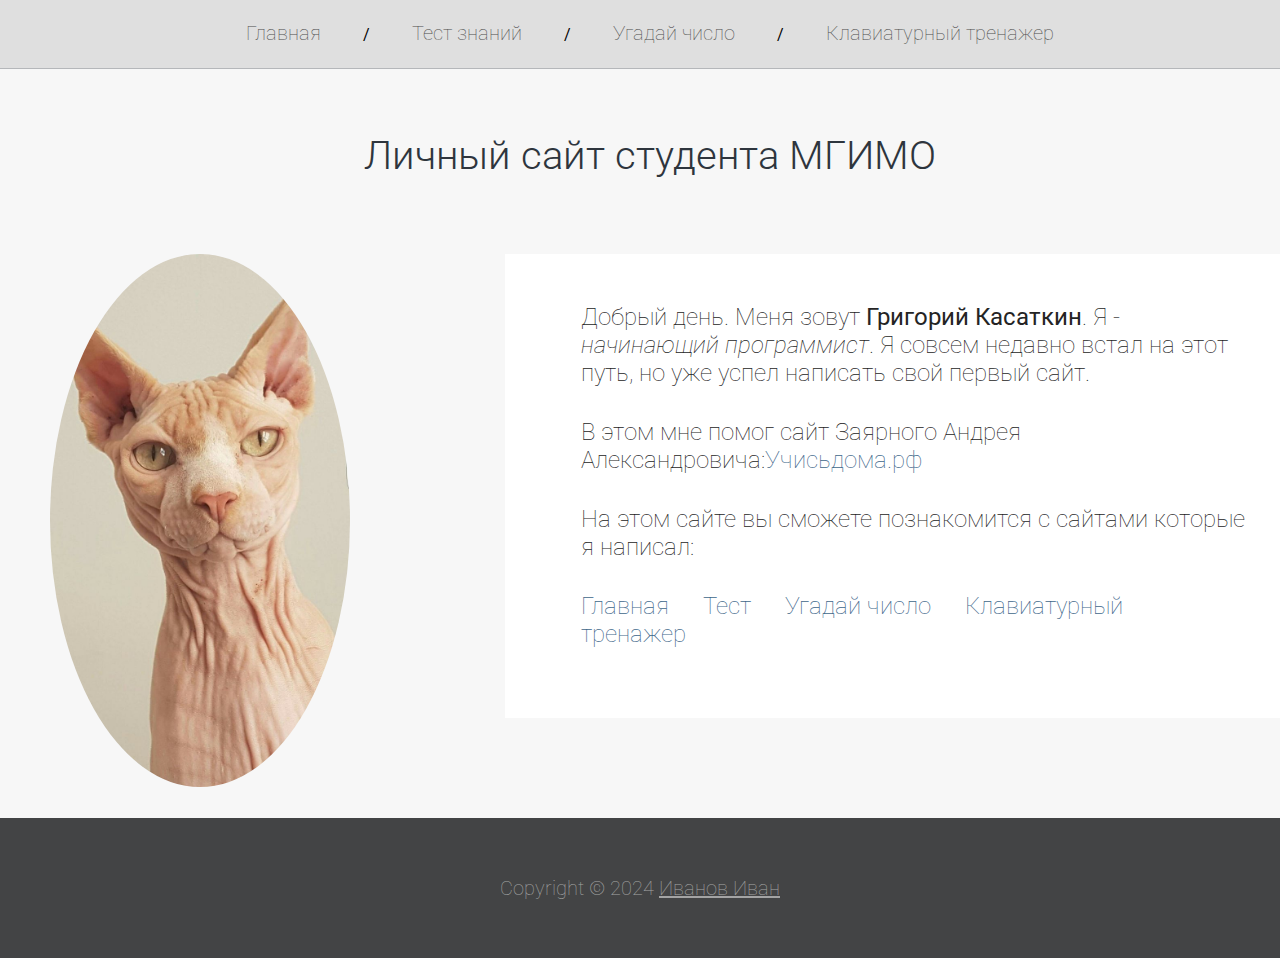
<file: index.html>
<!DOCTYPE html>
<html>
<head>
    <meta charset="utf-8">
    <title>Личный сайт студента МГИМО</title>
    <link rel="stylesheet" href="style.css">
</head>
<body>
    <div id="content">
        <div id="header">
            <a href="index.html">Главная</a>
            <span>/</span>

            <a href="Тест Совершененный Вид/index22.html">Тест знаний</a>
            <span>/</span>

            <a href="Тест угадай число/Index21.html">Угадай число</a>
            <span>/</span>

            <a href="Игра на js/index.html">Клавиатурный тренажер</a>
        </div>

        <h1>Личный сайт студента МГИМО</h1>
        <div id="center">
            <img  src="Моё протеже.jpg" alt="фотография">

            <div id="box_text">
                <p>
                    Добрый день. Меня зовут <b>Григорий Касаткин</b>.
                    Я - <i>начинающий программист</i>. Я совсем недавно встал на этот путь,
                    но уже успел написать свой первый сайт.
                </p>

                <p>
                    В этом мне помог сайт Заярного Андрея Александровича:<a href="https://учисьдома.рф">Учисьдома.рф</a>
                </p>

                <p>
                    На этом сайте вы сможете познакомится с сайтами которые я написал:
                </p>
                <a href="#">Главная</a>
                <a href="#">Тест</a>
                <a href="#">Угадай число</a>
                <a href="#">Клавиатурный тренажер</a>
                <br><br>

            </div>
        </div>
    </div>
    <div id="footer">
        Copyright © 2024 <a href="">Иванов Иван</a>
    </div>
</body>
</html>
</file>
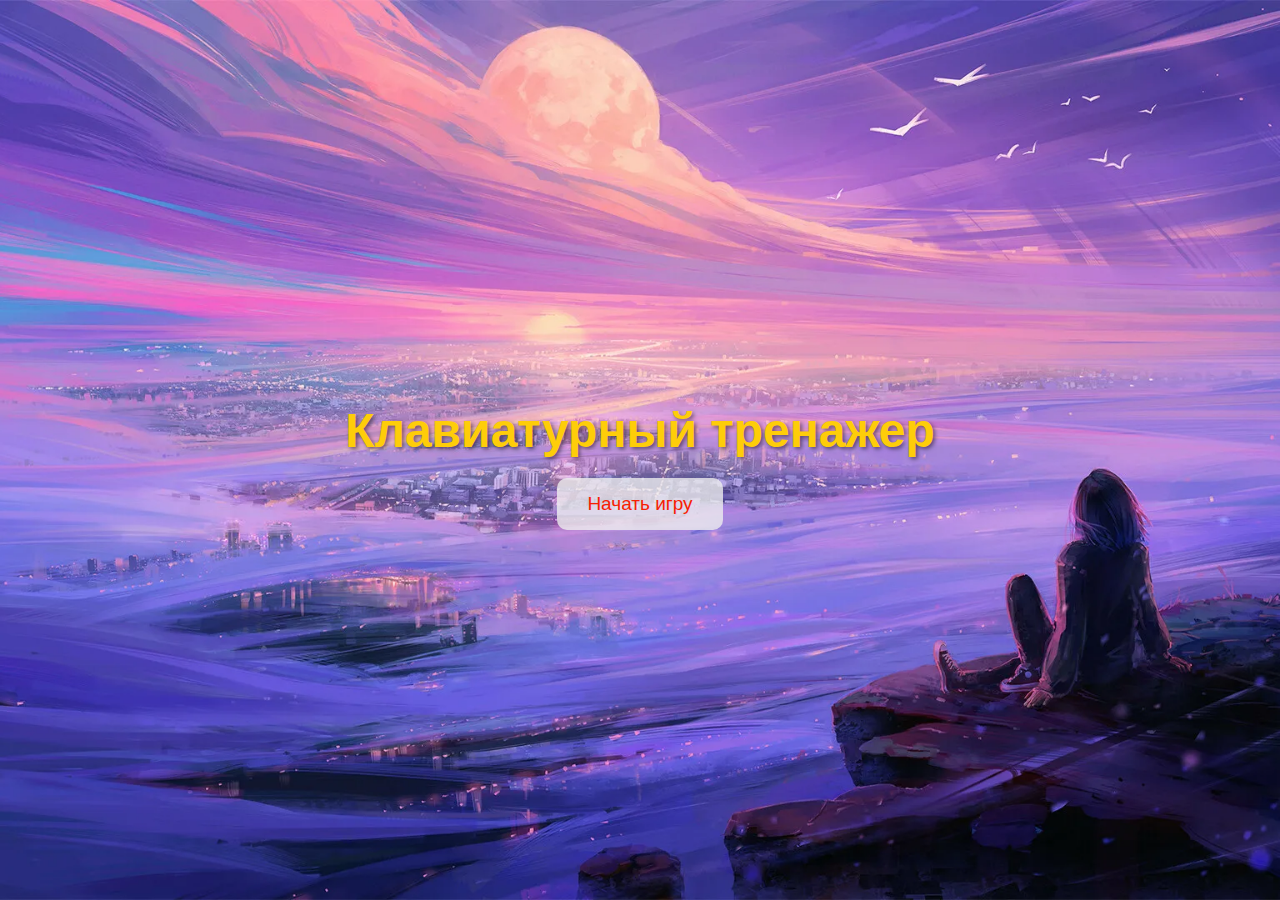
<file: Игра на js/index.html>
<!DOCTYPE html>
<html lang="ru">
<head>
    <meta charset="UTF-8">
    <meta name="viewport" content="width=device-width, initial-scale=1.0">
    <title>Клавиатурный тренажер. Иванов Иван</title>
    <link rel="stylesheet" href="styles.css">
</head>
<body>
    <h1>Клавиатурный тренажер</h1>
    <button id="startBtn">Начать игру</button>
    <div class="game-container" style="display: none;">
        <div class="falling-key" id="fallingKey"></div>
        <div class="score">Очки: <span id="score">0</span></div>
        <div class="timer">Осталось времени: <span id="timer">5</span> сек</div>
        <div class="remaining-keys">Оставшиеся клавиши: <span id="remainingKeys"></span></div>
        <div class="progress-bar"><div class="progress"></div></div>
    </div>
    <button id="restartBtn" style="display: none;">Начать заново</button>

    <!-- Меню окна -->
    <div id="resultModal" class="modal" style="display:none;">
        <div class="modal-content">
            <p id="resultMessage"></p>
            <button id="closeModal">Закрыть</button>
        </div>
    </div>

    <script src="script.js"></script>
</body>
</html>
</file>
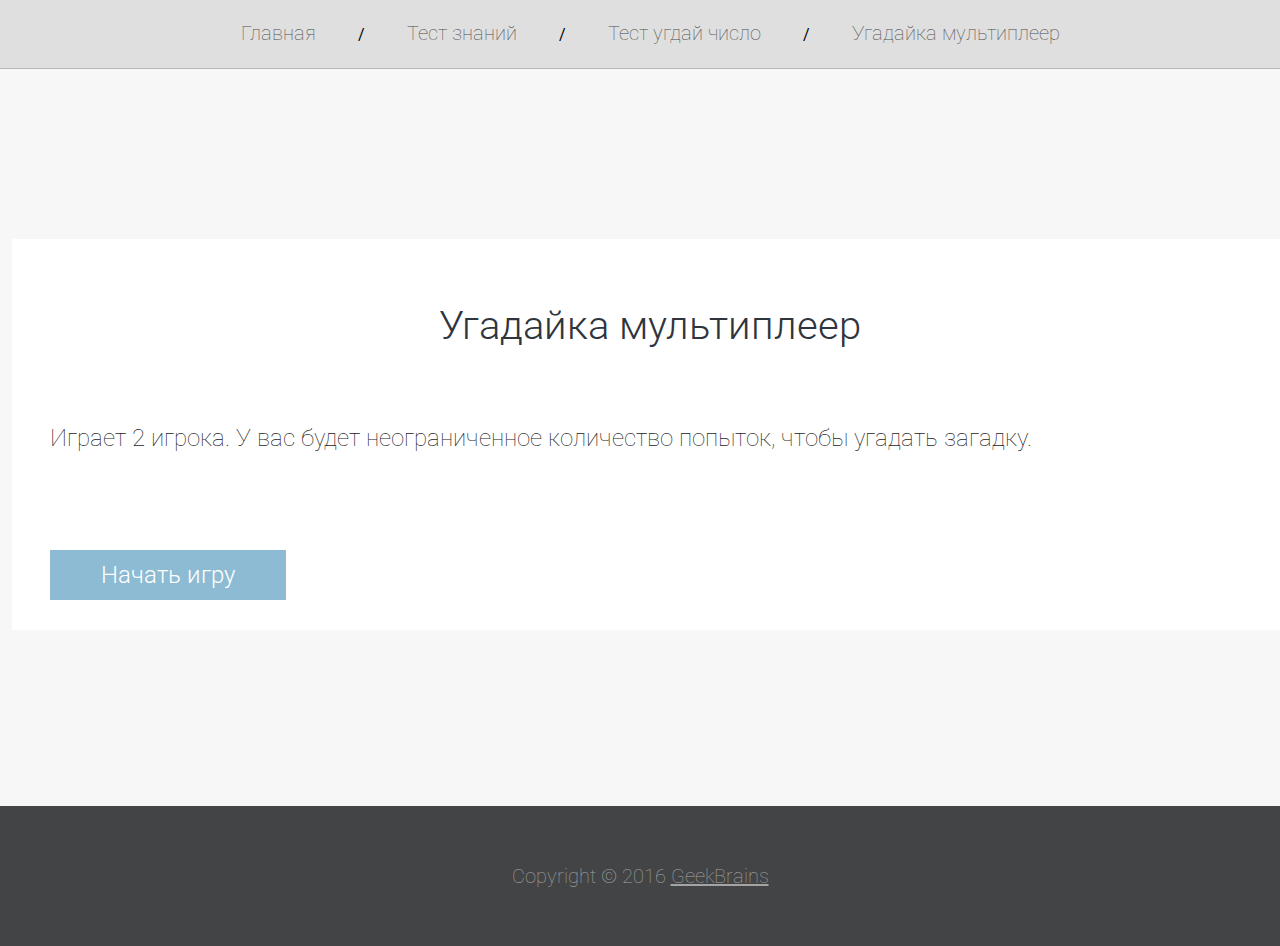
<file: guess-2.html>
<!DOCTYPE html>
<html>
<head>
    <meta charset="utf-8">
    <title>Личный сайт студента GeekBrains</title>
    <link rel="stylesheet" href="style.css">
    <script type="text/javascript" src="script.js"></script>
</head>
<body>
<div id="content">
    <div id="header">
        <a href="index.html">Главная</a>
        <span>/</span>

        <a href="Тест совершенный вид/index22.html">Тест знаний</a>
        <span>/</span>

        <a href="Тест угадай число/Index21.html">Тест угдай число</a>
        <span>/</span>

        <a href="Игра на js/index.html">Угадайка мультиплеер</a>
    </div>
    <div id="center">
        <h1>Угадайка мультиплеер</h1>
        <div id="box">
            <p>Играет 2 игрока. У вас  будет неограниченное количество попыток, чтобы угадать загадку.</p>
            <br><br>
            <a href="#" onclick="playGuess2();">Начать игру</a>
            <div class="clear"></div>
        </div>
    </div>
</div>
<div id="footer">
    Copyright © 2016 <a href="https://geekbrains.ru/">GeekBrains</a>
</div>
</body>
</html>
</file>
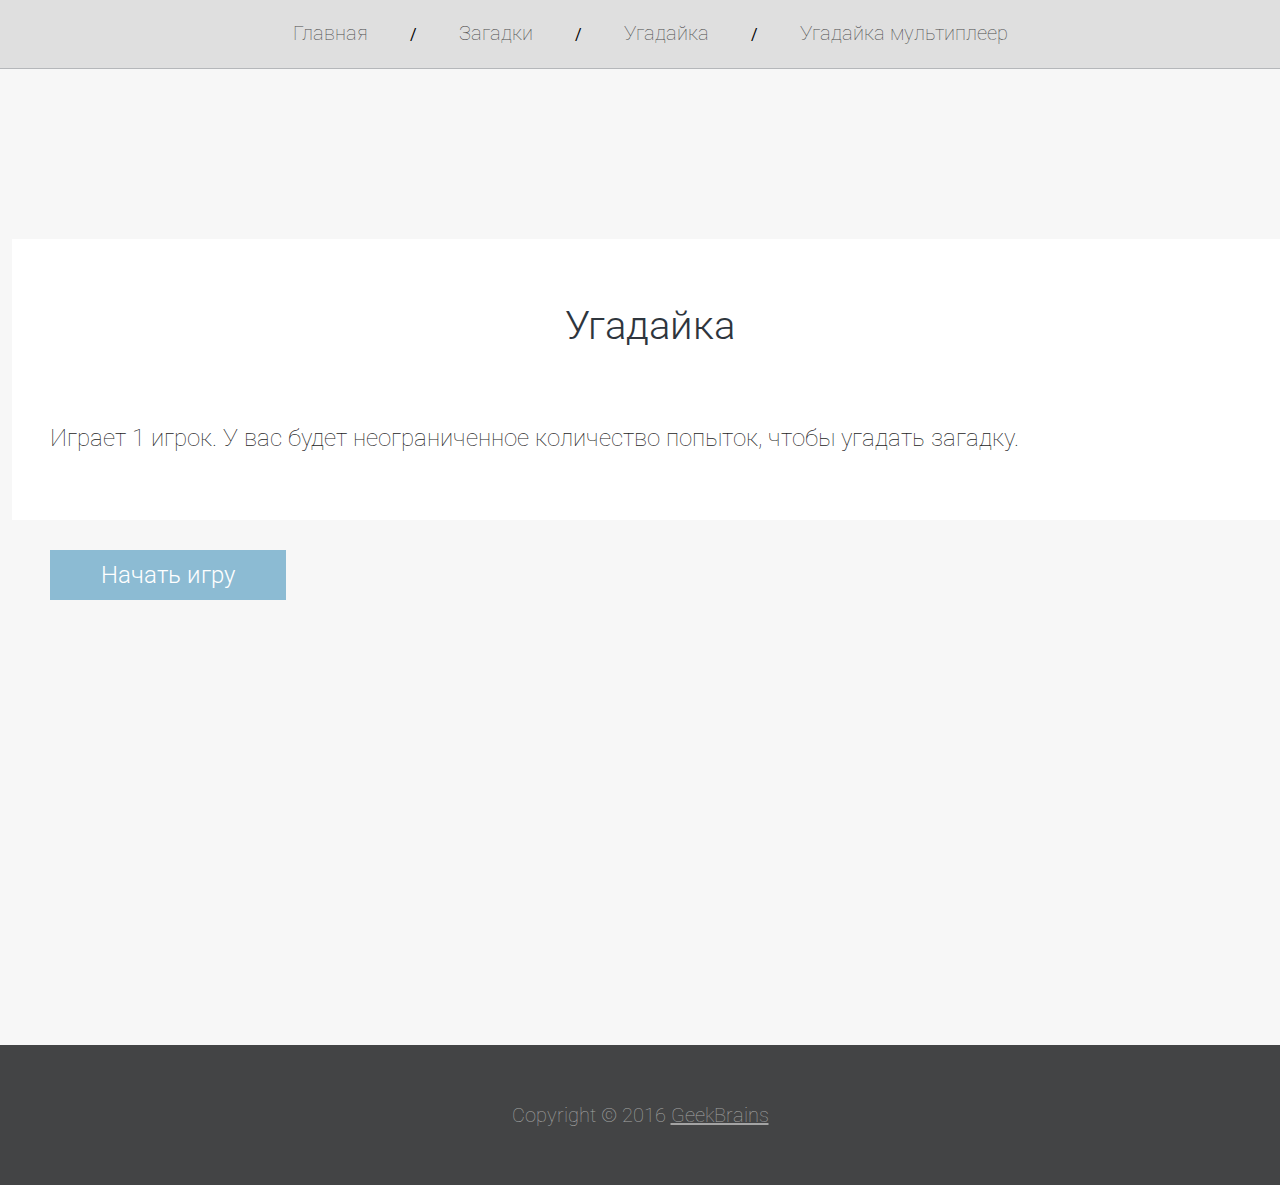
<file: guess.html>
<!DOCTYPE html>
<html>
<head>
    <meta charset="utf-8">
    <title>Личный сайт студента GeekBrains</title>
    <link rel="stylesheet" href="style.css">
    <script type="text/javascript" src="script.js"></script>
</head>
<body>
<div id="headerWrap">
    <div id="header">
        <a href="index.html">Главная</a>
        <span>/</span>

        <a href="puzzle.php">Загадки</a>
        <span>/</span>

        <a href="guess.html">Угадайка</a>
        <span>/</span>

        <a href="guess-2.html">Угадайка мультиплеер</a>
    </div>
</div>

<div id="contentWrap">
    <div id="content">
        <div id="center">
            <h1>Угадайка</h1>
            <div id="box">
                <p>Играет 1 игрок. У вас  будет неограниченное количество попыток, чтобы угадать загадку.</p>
                <br><br>
                <a href="#" onclick="playGuess();">Начать игру</a>

            </div>
        </div>
    </div>
</div>

<div id="footer">
    Copyright © 2016 <a href="https://geekbrains.ru/">GeekBrains</a>
</div>
</body>
</html>
</file>
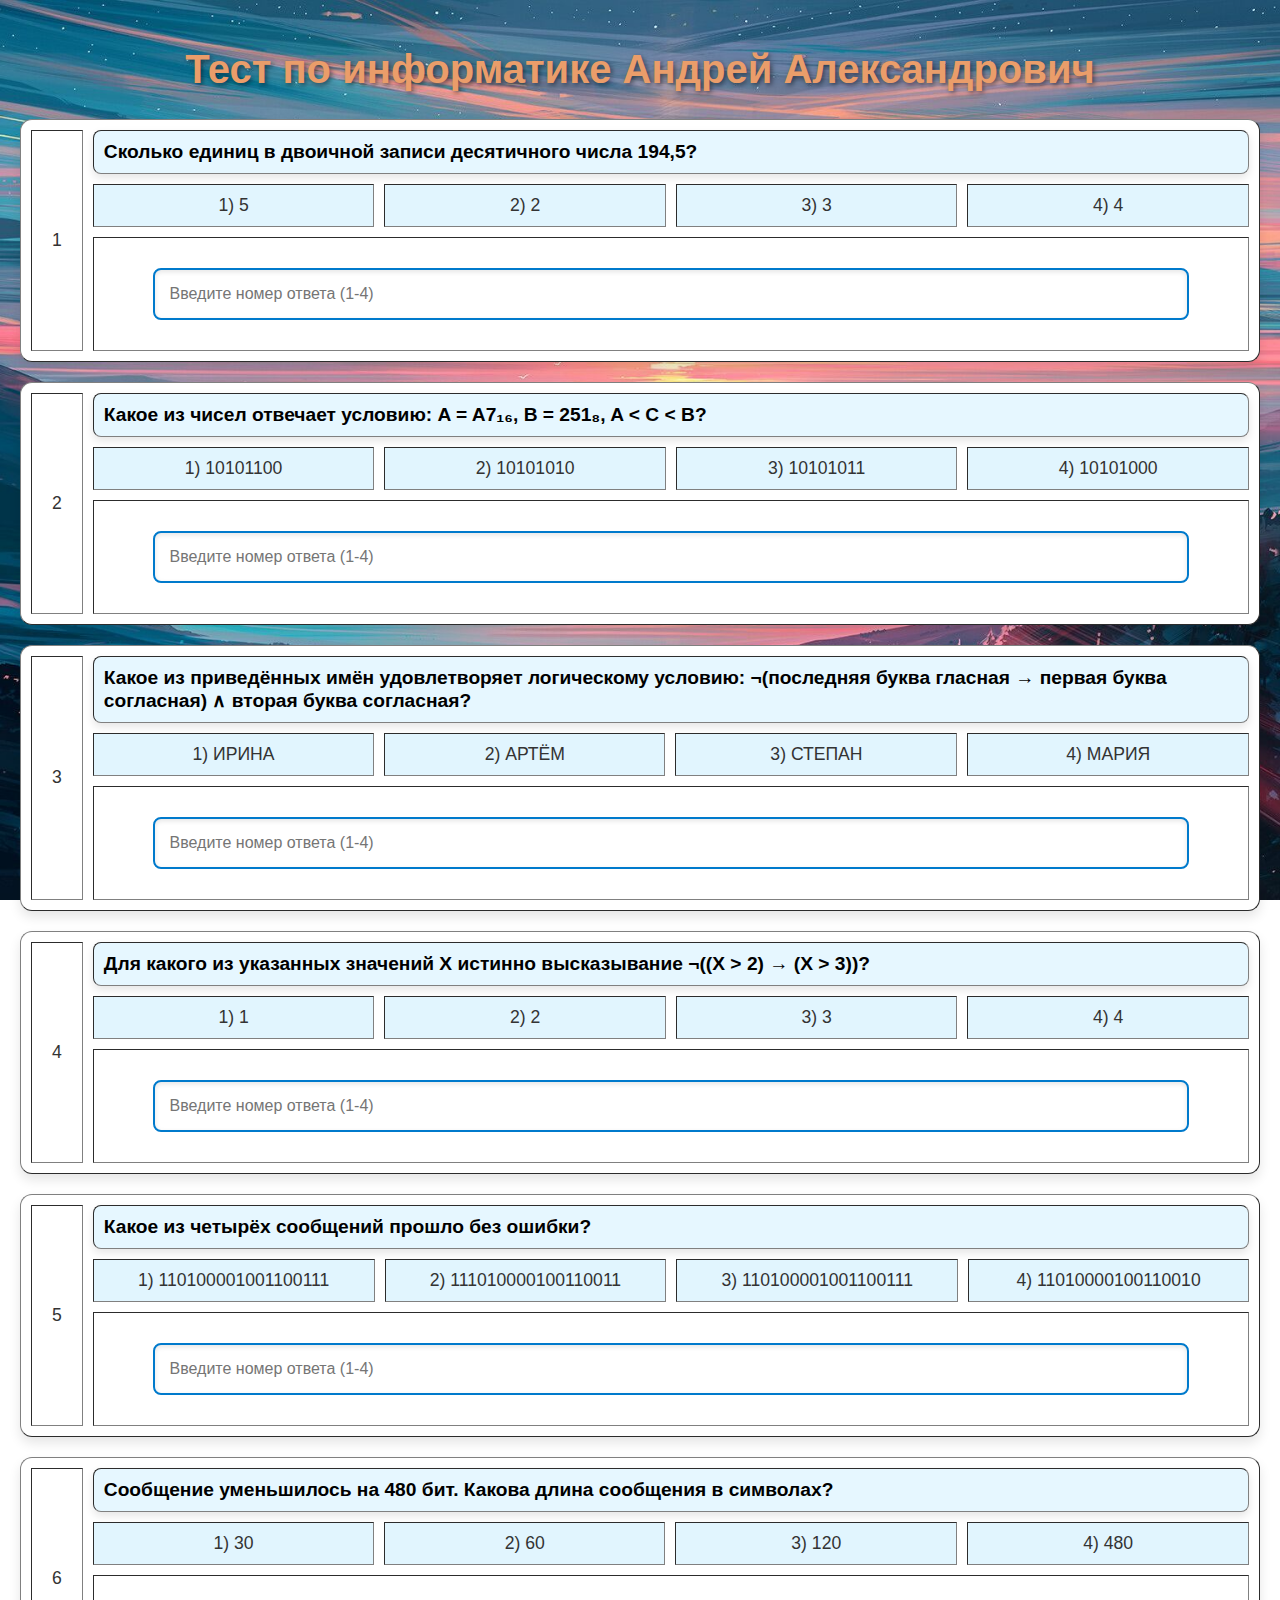
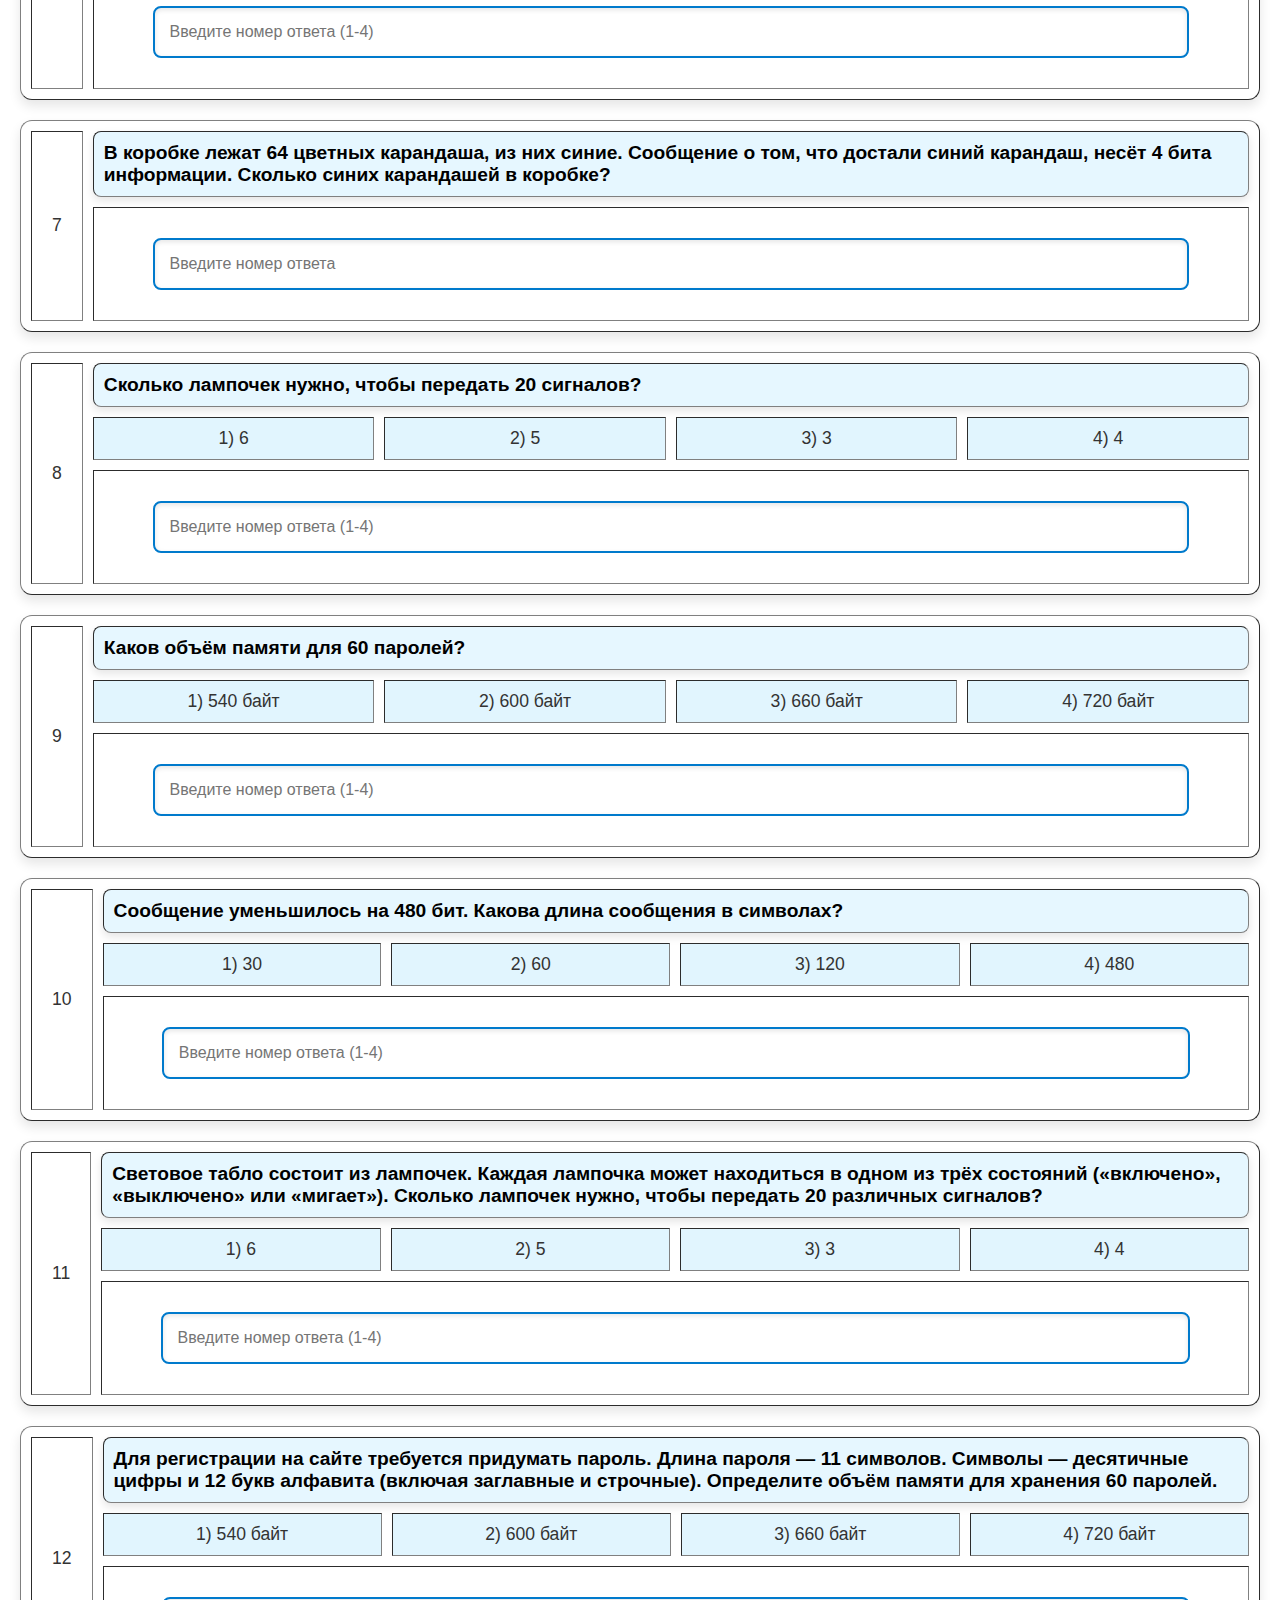
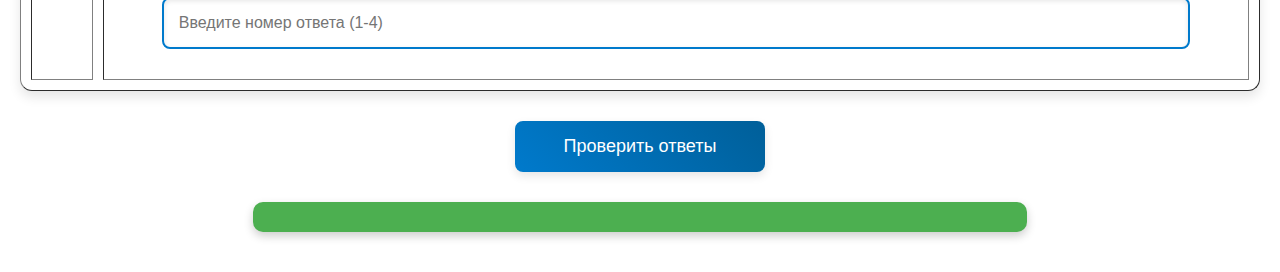
<file: Тест Совершенный Вид/index22.html>
<!DOCTYPE html>
<html lang="ru">

<head>
    <meta charset="UTF-8">
    <meta name="viewport" content="width=device-width, initial-scale=1.0">
    <title>Тест по информатике</title>
    <style>
        body {
            font-family: 'Arial', sans-serif;
            background: url('фон.jpg') no-repeat center center fixed; 
            background-size: cover; 
            color: #333;
            margin: 0;
            padding: 20px;
        }

        h1 {
            text-align: center;
            color: #ea9d6a;
            font-size: 2.5em;
            text-shadow: 2px 2px 5px rgba(0, 0, 0, 0.5); 
        }

        .task {
            width: 100%;
            text-align: left;
            font-size: 1.2em;
            font-weight: bold;
            color: #000000;
            padding: 10px;
            background-color: #e6f7ff;
            border-radius: 8px;
            box-shadow: 0 4px 8px rgba(0, 0, 0, 0.1);
        }

        .variant {
            width: 25%;
            text-align: center;
            font-size: 1.1em;
            font-weight: 500;
            padding: 10px;
            background-color: #e1f5fe;
        }

        .answer {
            width: 90%;
            padding: 15px;
            font-size: 16px;
            margin: 10px auto;
            display: block;
            border-radius: 8px;
            border: 2px solid #007acc;
            box-shadow: inset 0 2px 5px rgba(0, 0, 0, 0.1);
        }

        table {
            width: 100%;
            margin-bottom: 20px;
            border-collapse: separate;
            border-spacing: 10px;
            background-color: #fff;
            box-shadow: 0 6px 12px rgba(0, 0, 0, 0.1);
            border-radius: 12px;
            overflow: hidden;
        }

        table td,
        table th {
            padding: 20px;
            font-size: 1.1em;
            text-align: center;
        }

        button {
            display: block;
            width: 250px;
            padding: 15px;
            font-size: 18px;
            margin: 30px auto;
            color: #fff;
            background: linear-gradient(45deg, #007acc, #005f99);
            border: none;
            border-radius: 8px;
            cursor: pointer;
            box-shadow: 0 4px 10px rgba(0, 0, 0, 0.1);
            transition: all 0.3s ease;
        }

        button:hover {
            background: linear-gradient(45deg, #005f99, #003d66);
            box-shadow: 0 6px 15px rgba(0, 0, 0, 0.2);
        }

        .result {
            margin-top: 30px;
            font-size: 22px;
            text-align: center;
            color: #fff;
            background-color: #4CAF50;
            padding: 15px;
            border-radius: 10px;
            width: 60%;
            margin: 20px auto;
            box-shadow: 0 4px 10px rgba(0, 0, 0, 0.2);
        }

        .correct {
            background-color: #d4edda;
            border: 2px solid green;
            border-radius: 8px;
            box-shadow: 0 4px 10px rgba(0, 255, 0, 0.1);
        }

        .incorrect {
            background-color: #f8d7da;
            border: 2px solid red;
            border-radius: 8px;
            box-shadow: 0 4px 10px rgba(255, 0, 0, 0.1);
        }
    </style>
</head>

<body>

    <h1>Тест по информатике Андрей Александрович</h1>

    <div id="questions"></div>

    <button onclick="checkAnswers()">Проверить ответы</button>

    <div id="result" class="result"></div>

    <script src="script.js"></script>
</body>

</html>
</file>
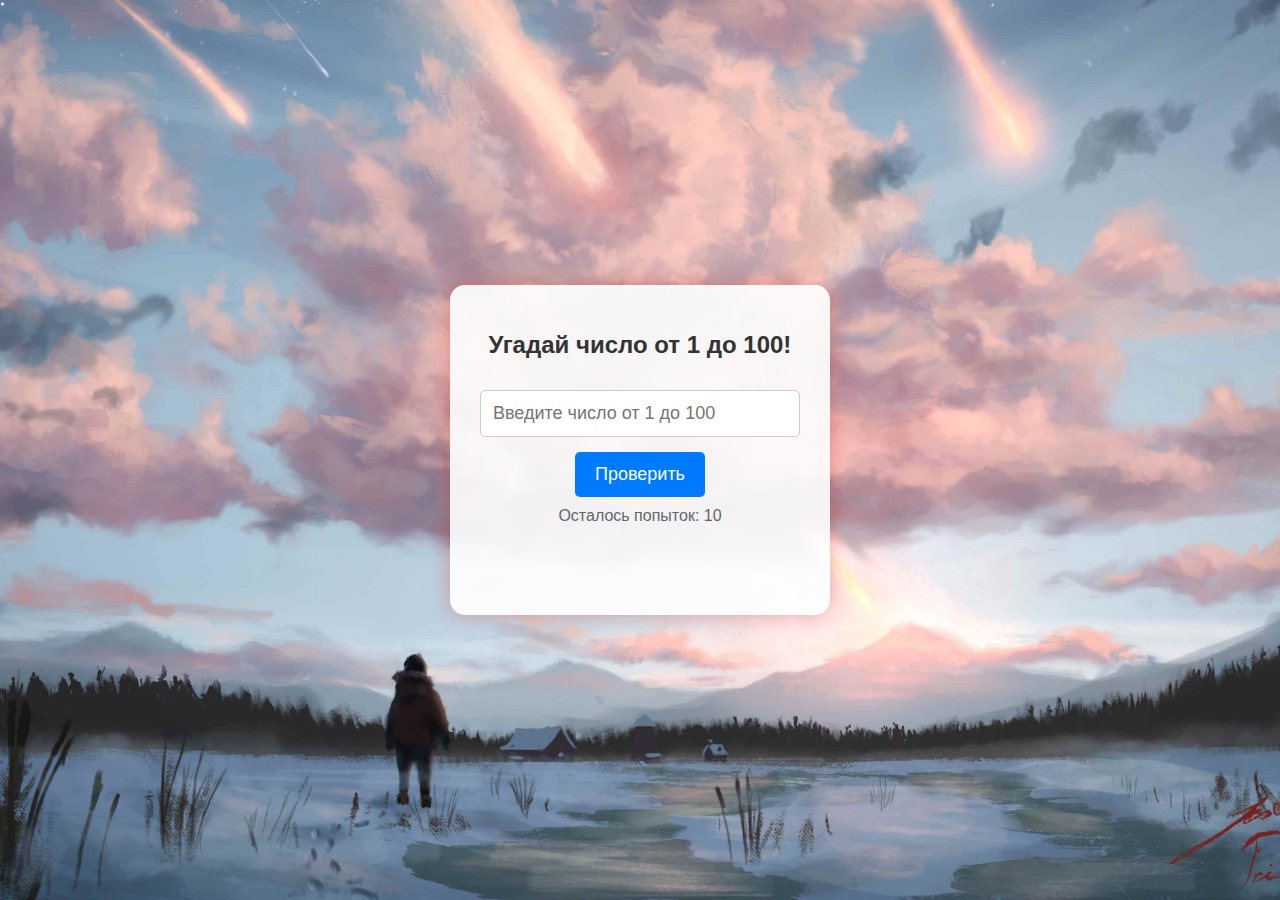
<file: Тест угадай число/Index21.html>
<!DOCTYPE html>
<html lang="ru">
<head>
    <meta charset="UTF-8">
    <meta name="viewport" content="width=device-width, initial-scale=1.0">
    <title>Угадай число от 1 до 100 </title>
    <style>
        body {
            font-family: Arial, sans-serif;
            display: flex;
            justify-content: center;
            align-items: center;
            height: 100vh;
            margin: 0;
            background-image: url('Обои на фон.jpg');
            background-size: cover;
            background-position: center;
            background-repeat: no-repeat;
        }
        .container {
            background-color: rgba(255, 255, 255, 0.9);
            padding: 30px;
            border-radius: 15px;
            box-shadow: 0 0 20px rgba(231, 36, 19, 0.331);
            text-align: center;
            width: 320px;
            animation: fadeIn 1s ease-in-out;
        }
        @keyframes fadeIn {
            from { opacity: 0; }
            to { opacity: 1; }
        }
        h1 {
            color: #333;
            font-size: 24px;
        }
        input[type="number"] {
            width: 100%;
            padding: 12px;
            margin: 15px 0;
            font-size: 18px;
            border-radius: 5px;
            border: 1px solid #ccc;
            box-sizing: border-box;
        }
        button {
            padding: 12px 20px;
            background-color: #007BFF;
            color: white;
            border: none;
            cursor: pointer;
            font-size: 18px;
            border-radius: 5px;
            transition: background-color 0.3s ease;
        }
        button:hover {
            background-color: #0056b3;
        }
        .message {
            margin-top: 20px;
            color: #333;
            font-size: 16px;
            font-weight: bold;
            min-height: 40px; 
        }
        .attempts {
            color: #666;
            margin-top: 10px;
        }
        .error {
            color: red;
        }
        .success {
            color: green;
        }
        .disabled {
            background-color: #cccccc;
            cursor: not-allowed;
        }
    </style>
</head>
<body>

<div class="container">
    <h1>Угадай число от 1 до 100!</h1>
    <input type="number" id="userInput" placeholder="Введите число от 1 до 100" min="1" max="100">
    <button id="checkButton" onclick="checkGuess()">Проверить</button>
    <div class="attempts">Осталось попыток: <span id="remainingAttempts">10</span></div>
    <div class="message" id="message"></div>
</div>

<script>
    let randomNumber = Math.floor(Math.random() * 100) + 1;
    let attemptsLeft = 10;

    function checkGuess() {
        const userInput = Number(document.getElementById('userInput').value); // Преобразование в число
        const message = document.getElementById('message');
        const remainingAttempts = document.getElementById('remainingAttempts');
        const checkButton = document.getElementById('checkButton');

        message.classList.remove('error', 'success');
        
        // Проверка на корректный ввод
        if (userInput < 1 || userInput > 100 || isNaN(userInput)) {
            message.textContent = 'Ошибка: Введите число от 1 до 100.';
            message.classList.add('error');
            return;
        }

        attemptsLeft--;
        remainingAttempts.textContent = attemptsLeft;
        
        if (userInput === randomNumber) {
            message.textContent = `Поздравляем! Вы угадали число ${randomNumber}.`;
            message.classList.add('success');
            endGame();
        } else if (attemptsLeft > 0) {
            if (userInput > randomNumber) {
                message.textContent = 'Загаданное число меньше.';
            } else {
                message.textContent = 'Загаданное число больше.';
            }
        } else {
            message.textContent = `Вы проиграли! Загаданное число было: ${randomNumber}`;
            message.classList.add('error');
            endGame();
        }
    }

    function endGame() {
        document.getElementById('userInput').disabled = true;
        document.getElementById('checkButton').classList.add('disabled');
        document.getElementById('checkButton').disabled = true;
    }
</script>

</body>

</html>
</file>
<file: style.css>
@import url(https://fonts.googleapis.com/css?family=Roboto:400,100,100italic,300,300italic,400italic,500,500italic,700,700italic,900,900italic);

* {
    margin: 0;
    padding: 0;
}

body {
    background-color: #f7f7f7;
    font-family: 'Roboto', sans-serif;
}

#header {
    min-width: 1300px;
    border-bottom: 1px solid #b5b7ba;
    background-color: #dfdfdf;
    margin: 0 auto;
    height: 50px;
    text-align: center;
    padding-top: 18px;
}

#header #selected {
    color: #000;
}

#center {
    width: 1300px;
    margin: 0 auto;
}

#header a {
    color: #4d4d4d;
    font-size: 20px;
    font-weight: 100;
    text-align: left;
    text-decoration: none;
    height: 30px;
    line-height: 30px;
    display: inline-block;
}

#header span {
    padding: 0 38px;
}

#content {
    height: 806px;
    min-width: 1300px;
    margin: 0 auto;
    min-height: calc(100vh - 140px); 
}

#content h1 {
    width: 100%;
    float: left;
    text-align: center;
    color: #2e353d;
    font-size: 40px;
    font-weight: 300;
    margin-top: 63px;
    margin-bottom: 75px;
}

#content h3 {
    color: #242424;
    font-size: 35px;
    font-weight: 300;
    text-align: left;
    margin-left: 41px;
    margin-bottom: 52px;
}

#content h5 {
    color:  #242424;
    font-size: 24px;
    text-align: left;
}

#content img {
    margin-left: 50px;
    width: 300px;
    border-radius: 50%;
}

#content #box_text {
    width: 671px;
    background-color: #ffffff;
    float: right;
    padding: 49px 48px 51px 76px;
    margin-bottom: 100px;
}

#content #box_text p {
    color: #242424;
    font-size: 24px;
    font-weight: 100;
    text-align: left;
    margin-bottom: 31px;
}

#content #box_text a  {
    color: #40678a;
    font-size: 24px;
    font-weight: 100;
    text-align: center;
    text-decoration: none;
    padding-right:30px;
}


#content .media {
    margin-right: 0;
}

#content #box {
    background-color: #ffffff;
    width: 1238px;
    margin: 170px auto 0 auto;
    padding-top: 37px;
    padding-left: 38px;
}

#content #box p {
    color: #242424;
    font-size: 24px;
    font-weight: 100;
    text-align: left;
    margin-top: 37px;
    margin-bottom: 30px;
}

#content #box input {
    border: 1px solid #a0a0a0;
    background-color: #f5f5f5;
    width: 457px;
    height: 34px;
    padding-left:10px;
    font-size:20px;
    font-weight: 100;
    margin-bottom: 12px;
}

#content #box a {
    display: block;
    float: left;
    background-color:  #8cbbd3;
    color:  #ffffff;
    font-size: 24px;
    font-weight: 300;
    text-align: center;
    text-decoration: none;
    margin-top: 30px;
    margin-bottom: 30px;
    padding:11px 51px;
}

.clear {
    clear: both;
}

#content #box a:hover {
    background-color: #5ba1d3;
}

#footer { /* # == id */
    background-color: #434445;
    width: 100%;
    float: left;
    height: 140px;
    text-align: center;
    color: #a4a4a4;
    font-size: 20px;
    font-weight: 100;
    line-height: 140px;
}

#footer a {
    color: inherit;
}
</file>
<file: Игра на js/styles.css>
body {
    display: flex;
    flex-direction: column;
    align-items: center;
    justify-content: center;
    height: 100vh;
    margin: 0;
    background: url('фон.jpg') no-repeat center center/cover; /* Изображение фона */
    font-family: 'Roboto', sans-serif;
    transition: background 0.5s ease; 
}
/*Офрмление цвет фон и тд.*/
h1 {
    font-size: 3rem;
    color: rgb(254, 205, 9);
    text-shadow: 2px 2px 4px rgba(0, 0, 0, 0.5);
    margin-bottom: 20px;
}

button {
    padding: 15px 30px;
    font-size: 19px;
    border: none;
    border-radius: 10px;
    background-color: #efefefc8;
    color: rgb(247, 32, 3);
    cursor: pointer;
    transition: background-color 0.3s;
}

button:hover {
    background-color: #45a049;
}

.game-container {
    position: relative;
    width: 400px;
    height: 600px;
    border-radius: 20px;
    background-color: #ffffff;
    box-shadow: 0 4px 8px rgba(0, 0, 0, 0.2);
    overflow: hidden;
}

.falling-key {
    position: absolute;
    width: 60px;
    height: 60px;
    background-color: #d32f2f;
    color: white;
    display: flex;
    justify-content: center;
    align-items: center;
    font-size: 32px;
    font-weight: bold;
    border-radius: 50%;
    transition: top 0.5s ease, background-color 0.3s;
}

.score, .timer, .remaining-keys {
    position: absolute;
    color: black;
    top: 10px;
    font-size: 18px;
    font-weight: bold;
}

.timer {
    top: 50px;
}

.remaining-keys {
    top: 90px;
}

.progress-bar {
    position: absolute;
    bottom: 20px;
    left: 0;
    width: 100%;
    height: 10px;
    background-color: #e0e0e0;
    border-radius: 5px;
    overflow: hidden;
}

.progress {
    width: 0;
    height: 100%;
    background-color: #4caf50;
    transition: width 0.2s;
}


.modal {
    position: fixed;
    left: 0;
    top: 0;
    width: 100%;
    height: 100%;
    background: rgba(0, 0, 0, 0.6);
    display: flex;
    justify-content: center;
    align-items: center;
}

.modal-content {
    background-color: white;
    padding: 20px;
    border-radius: 10px;
    text-align: center;
}

#closeModal {
    background-color: #4caf50;
    color: white;
    border: none;
    padding: 10px 20px;
    border-radius: 10px;
    cursor: pointer;
}
</file>
